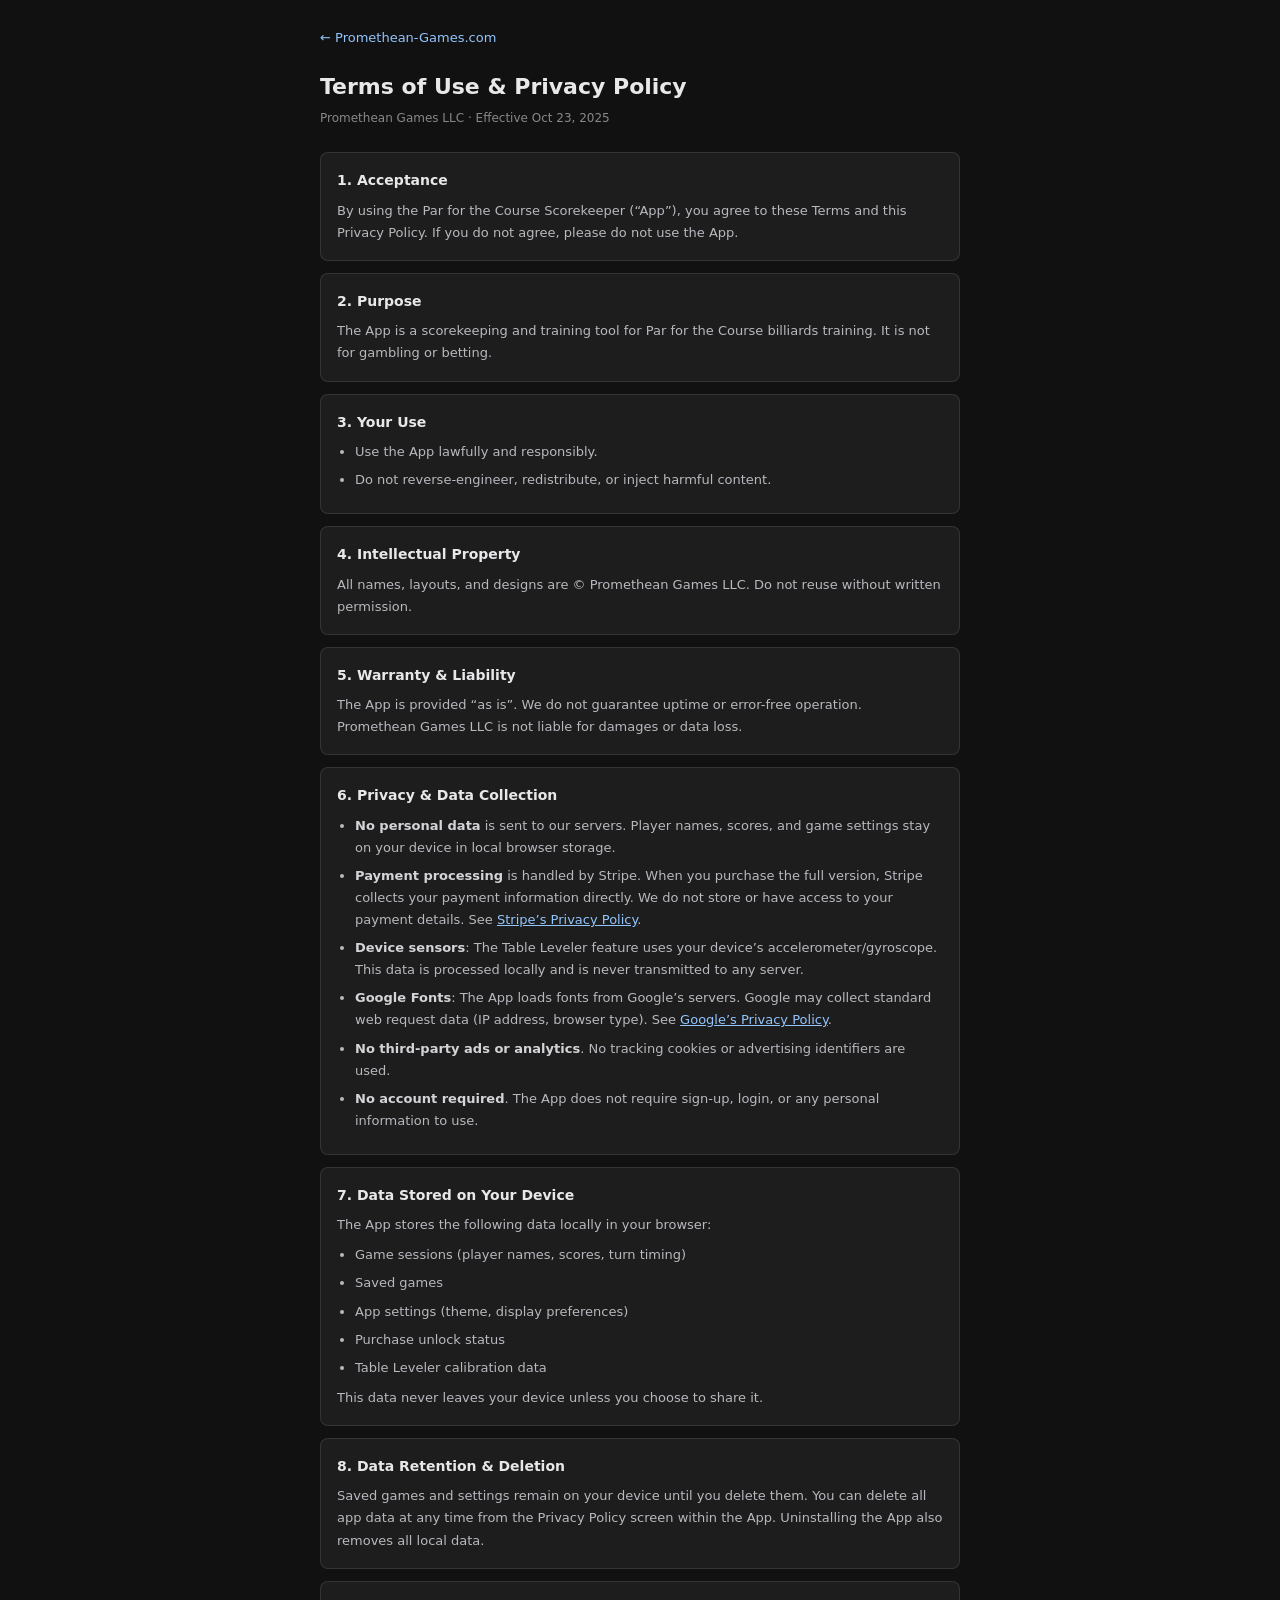
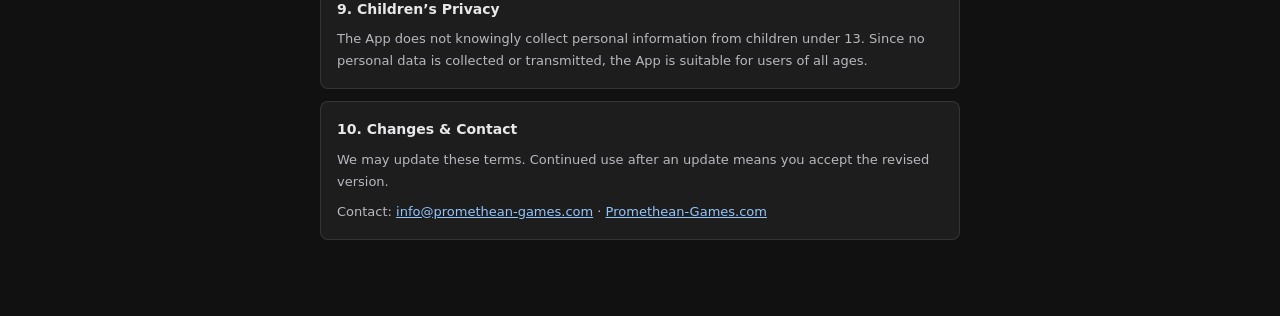
<file: privacy.html>
<!DOCTYPE html>
<html lang="en">
<head>
<meta charset="UTF-8">
<meta name="viewport" content="width=device-width, initial-scale=1.0">
<title>Privacy Policy & Terms of Use - Par for the Course</title>
<meta name="description" content="Privacy Policy and Terms of Use for the Par for the Course billiards training app by Promethean Games LLC.">
<meta property="og:title" content="Privacy Policy & Terms - Par for the Course">
<meta property="og:description" content="Privacy Policy and Terms of Use for the Par for the Course billiards training app.">
<meta property="og:type" content="website">
<style>
*{margin:0;padding:0;box-sizing:border-box}
body{font-family:system-ui,-apple-system,'Segoe UI',Roboto,Helvetica,Arial,sans-serif;background:#111;color:#e8e8ea;padding:24px 16px 64px;line-height:1.6}
.container{max-width:640px;margin:0 auto}
h1{font-size:22px;font-weight:bold;margin-bottom:4px}
.sub{color:#888;font-size:12px;margin-bottom:24px}
section{background:rgba(255,255,255,0.05);border:1px solid rgba(255,255,255,0.1);border-radius:8px;padding:16px;margin-bottom:12px}
h2{font-size:14px;font-weight:600;margin-bottom:8px;color:#e8e8ea}
p,li{color:#b8b8bf;font-size:13px;line-height:1.7}
ul{padding-left:18px;margin:0}
li{margin-bottom:6px}
a{color:#93c5fd;text-decoration:underline}
a:hover{color:#bfdbfe}
strong{color:#d4d4d8}
.back-link{display:inline-block;margin-bottom:20px;color:#93c5fd;font-size:13px;text-decoration:none}
.back-link:hover{text-decoration:underline}
@media print{
  body{background:#fff;color:#111;padding:20px}
  section{background:#f9f9f9;border-color:#ddd}
  h2,p,li,strong{color:#111}
  a{color:#2563eb}
  .back-link,.no-print{display:none}
}
</style>
</head>
<body>
<div class="container">
<a href="https://www.promethean-games.com" class="back-link">&larr; Promethean-Games.com</a>
<h1>Terms of Use & Privacy Policy</h1>
<p class="sub">Promethean Games LLC &middot; Effective Oct 23, 2025</p>

<section>
<h2>1. Acceptance</h2>
<p>By using the Par for the Course Scorekeeper (&ldquo;App&rdquo;), you agree to these Terms and this Privacy Policy. If you do not agree, please do not use the App.</p>
</section>

<section>
<h2>2. Purpose</h2>
<p>The App is a scorekeeping and training tool for Par for the Course billiards training. It is not for gambling or betting.</p>
</section>

<section>
<h2>3. Your Use</h2>
<ul>
<li>Use the App lawfully and responsibly.</li>
<li>Do not reverse-engineer, redistribute, or inject harmful content.</li>
</ul>
</section>

<section>
<h2>4. Intellectual Property</h2>
<p>All names, layouts, and designs are &copy; Promethean Games LLC. Do not reuse without written permission.</p>
</section>

<section>
<h2>5. Warranty &amp; Liability</h2>
<p>The App is provided &ldquo;as is&rdquo;. We do not guarantee uptime or error-free operation. Promethean Games LLC is not liable for damages or data loss.</p>
</section>

<section>
<h2>6. Privacy &amp; Data Collection</h2>
<ul>
<li><strong>No personal data</strong> is sent to our servers. Player names, scores, and game settings stay on your device in local browser storage.</li>
<li><strong>Payment processing</strong> is handled by Stripe. When you purchase the full version, Stripe collects your payment information directly. We do not store or have access to your payment details. See <a href="https://stripe.com/privacy" target="_blank" rel="noopener noreferrer">Stripe&rsquo;s Privacy Policy</a>.</li>
<li><strong>Device sensors</strong>: The Table Leveler feature uses your device&rsquo;s accelerometer/gyroscope. This data is processed locally and is never transmitted to any server.</li>
<li><strong>Google Fonts</strong>: The App loads fonts from Google&rsquo;s servers. Google may collect standard web request data (IP address, browser type). See <a href="https://policies.google.com/privacy" target="_blank" rel="noopener noreferrer">Google&rsquo;s Privacy Policy</a>.</li>
<li><strong>No third-party ads or analytics</strong>. No tracking cookies or advertising identifiers are used.</li>
<li><strong>No account required</strong>. The App does not require sign-up, login, or any personal information to use.</li>
</ul>
</section>

<section>
<h2>7. Data Stored on Your Device</h2>
<p>The App stores the following data locally in your browser:</p>
<ul style="margin-top:8px">
<li>Game sessions (player names, scores, turn timing)</li>
<li>Saved games</li>
<li>App settings (theme, display preferences)</li>
<li>Purchase unlock status</li>
<li>Table Leveler calibration data</li>
</ul>
<p style="margin-top:8px">This data never leaves your device unless you choose to share it.</p>
</section>

<section>
<h2>8. Data Retention &amp; Deletion</h2>
<p>Saved games and settings remain on your device until you delete them. You can delete all app data at any time from the Privacy Policy screen within the App. Uninstalling the App also removes all local data.</p>
</section>

<section>
<h2>9. Children&rsquo;s Privacy</h2>
<p>The App does not knowingly collect personal information from children under 13. Since no personal data is collected or transmitted, the App is suitable for users of all ages.</p>
</section>

<section>
<h2>10. Changes &amp; Contact</h2>
<p>We may update these terms. Continued use after an update means you accept the revised version.</p>
<p style="margin-top:8px">Contact: <a href="mailto:info@promethean-games.com">info@promethean-games.com</a> &middot; <a href="https://www.promethean-games.com" target="_blank" rel="noopener noreferrer">Promethean-Games.com</a></p>
</section>
</div>
</body>
</html>
</file>
